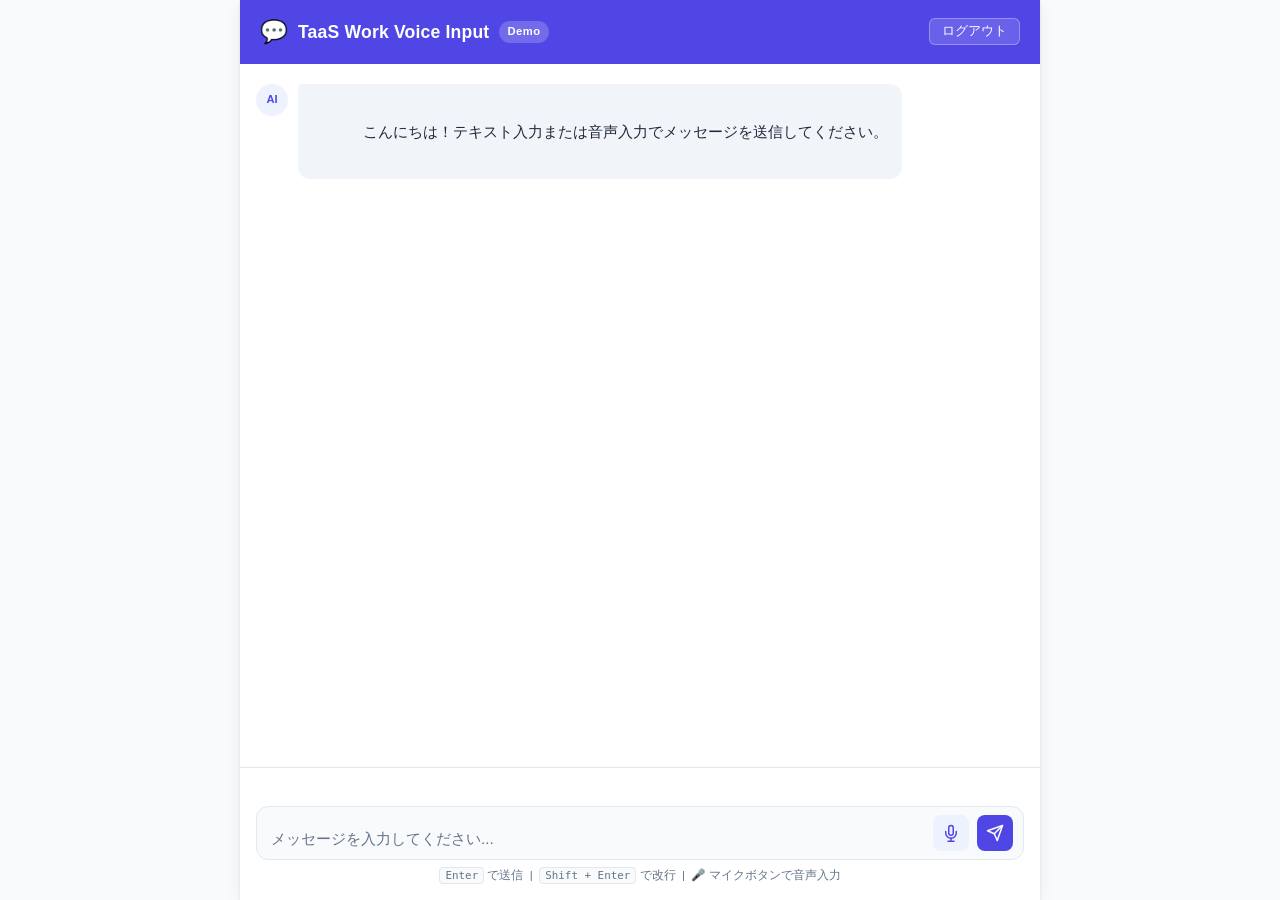
<file: index.html>
<!DOCTYPE html>
<html lang="ja">
<head>
  <meta charset="UTF-8" />
  <meta name="viewport" content="width=device-width, initial-scale=1.0" />
  <title>TaaS Work Voice Input Demo</title>
  <link rel="stylesheet" href="style.css" />
</head>
<body>
  <div class="app-container">
    <header class="app-header">
      <div class="header-inner">
        <span class="logo-icon">💬</span>
        <h1>TaaS Work Voice Input</h1>
        <span class="beta-badge">Demo</span>
        <div class="header-user">
          <span class="user-name" id="userName"></span>
          <button class="logout-btn" id="logoutBtn" title="ログアウト">ログアウト</button>
        </div>
      </div>
    </header>

    <main class="chat-area" id="chatArea">
      <div class="message-list" id="messageList">
        <div class="message assistant">
          <div class="avatar">AI</div>
          <div class="bubble">
            こんにちは！テキスト入力または音声入力でメッセージを送信してください。
          </div>
        </div>
      </div>
    </main>

    <footer class="input-area">
      <div class="input-wrapper">
        <!-- 音声認識ステータス -->
        <div class="voice-status" id="voiceStatus" aria-live="polite"></div>

        <div class="input-row">
          <textarea
            id="messageInput"
            class="message-input"
            placeholder="メッセージを入力してください..."
            rows="1"
            aria-label="メッセージ入力"
          ></textarea>

          <!-- 音声入力ボタン -->
          <button
            id="voiceBtn"
            class="icon-btn voice-btn"
            title="音声入力"
            aria-label="音声入力開始"
          >
            <svg xmlns="http://www.w3.org/2000/svg" viewBox="0 0 24 24" fill="none" stroke="currentColor" stroke-width="2" stroke-linecap="round" stroke-linejoin="round">
              <path d="M12 2a3 3 0 0 0-3 3v7a3 3 0 0 0 6 0V5a3 3 0 0 0-3-3z"/>
              <path d="M19 10v2a7 7 0 0 1-14 0v-2"/>
              <line x1="12" y1="19" x2="12" y2="23"/>
              <line x1="8" y1="23" x2="16" y2="23"/>
            </svg>
          </button>

          <!-- 送信ボタン -->
          <button
            id="sendBtn"
            class="icon-btn send-btn"
            title="送信"
            aria-label="メッセージ送信"
          >
            <svg xmlns="http://www.w3.org/2000/svg" viewBox="0 0 24 24" fill="none" stroke="currentColor" stroke-width="2" stroke-linecap="round" stroke-linejoin="round">
              <line x1="22" y1="2" x2="11" y2="13"/>
              <polygon points="22 2 15 22 11 13 2 9 22 2"/>
            </svg>
          </button>
        </div>

        <p class="input-hint">
          <kbd>Enter</kbd> で送信 &nbsp;|&nbsp; <kbd>Shift + Enter</kbd> で改行 &nbsp;|&nbsp;
          🎤 マイクボタンで音声入力
        </p>
      </div>
    </footer>
  </div>

  <script src="app.js"></script>
</body>
</html>
</file>
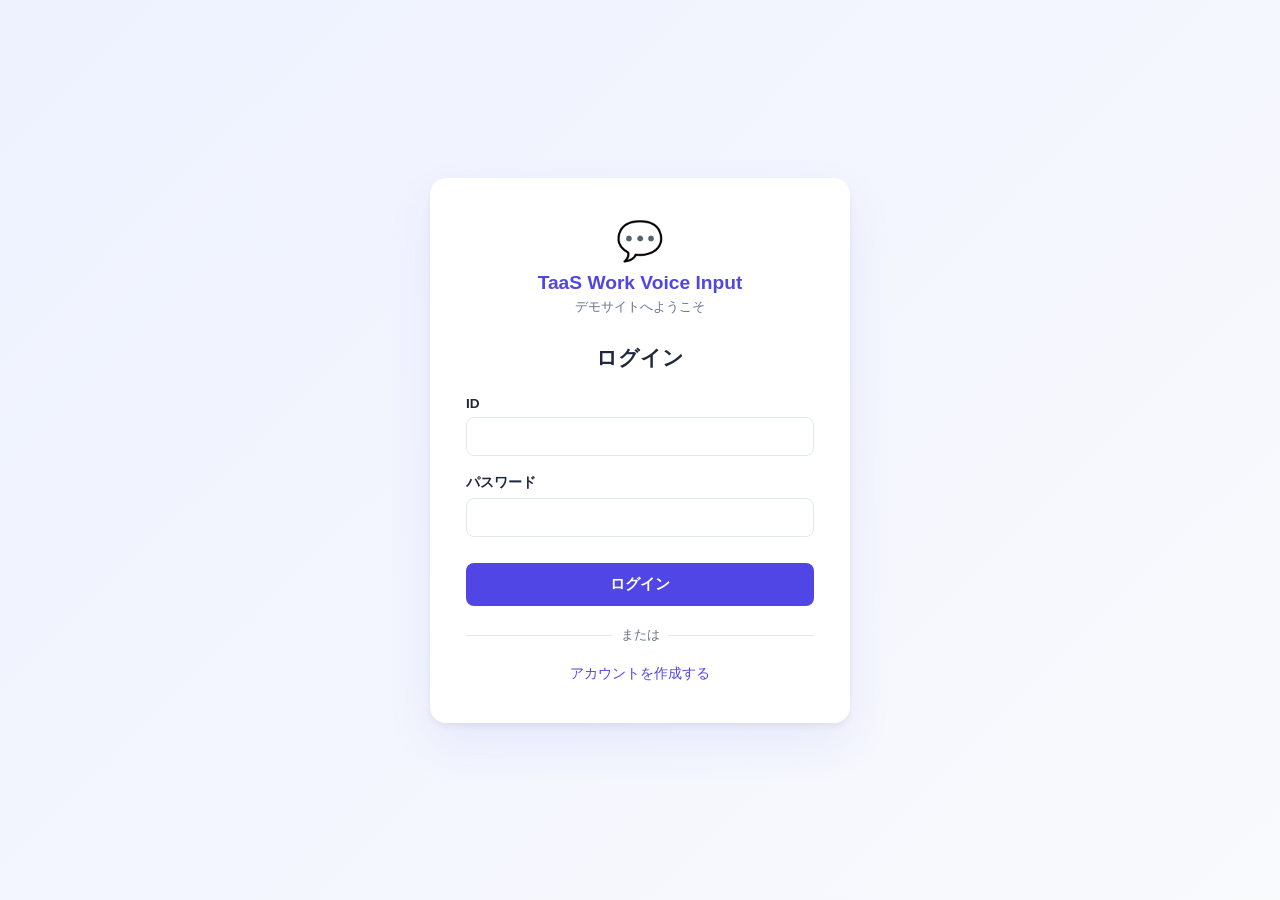
<file: login.html>
<!DOCTYPE html>
<html lang="ja">
<head>
  <meta charset="UTF-8" />
  <meta name="viewport" content="width=device-width, initial-scale=1.0" />
  <title>ログイン | TaaS Work Voice Input</title>
  <style>
    *, *::before, *::after { box-sizing: border-box; margin: 0; padding: 0; }

    :root {
      --primary: #4f46e5;
      --primary-hover: #4338ca;
      --primary-light: #eef2ff;
      --border: #e2e8f0;
      --text: #1e293b;
      --text-muted: #64748b;
      --danger: #ef4444;
      --danger-bg: #fef2f2;
      --success: #10b981;
      --success-bg: #f0fdf4;
    }

    body {
      min-height: 100dvh;
      display: flex;
      align-items: center;
      justify-content: center;
      background: linear-gradient(135deg, #eef2ff 0%, #f8fafc 100%);
      font-family: 'Segoe UI', 'Hiragino Sans', 'Meiryo', sans-serif;
      color: var(--text);
      padding: 20px;
    }

    .card {
      width: 100%;
      max-width: 420px;
      background: #fff;
      border-radius: 16px;
      box-shadow: 0 4px 6px rgba(0,0,0,.05), 0 20px 48px rgba(79,70,229,.08);
      padding: 40px 36px;
    }

    .logo {
      text-align: center;
      margin-bottom: 28px;
    }

    .logo-icon {
      font-size: 2.4rem;
      display: block;
      margin-bottom: 8px;
    }

    .logo h1 {
      font-size: 1.2rem;
      font-weight: 700;
      color: var(--primary);
    }

    .logo p {
      font-size: 0.82rem;
      color: var(--text-muted);
      margin-top: 4px;
    }

    h2 {
      font-size: 1.3rem;
      font-weight: 700;
      margin-bottom: 24px;
      text-align: center;
    }

    .form-group {
      margin-bottom: 18px;
    }

    label {
      display: block;
      font-size: 0.85rem;
      font-weight: 600;
      margin-bottom: 6px;
      color: var(--text);
    }

    input {
      width: 100%;
      padding: 10px 14px;
      border: 1.5px solid var(--border);
      border-radius: 8px;
      font-size: 0.95rem;
      font-family: inherit;
      color: var(--text);
      outline: none;
      transition: border-color 0.15s;
      background: #fff;
    }

    input:focus {
      border-color: var(--primary);
      box-shadow: 0 0 0 3px rgba(79,70,229,.1);
    }

    .btn-primary {
      width: 100%;
      padding: 11px;
      background: var(--primary);
      color: #fff;
      border: none;
      border-radius: 8px;
      font-size: 0.95rem;
      font-weight: 600;
      font-family: inherit;
      cursor: pointer;
      margin-top: 8px;
      transition: background 0.15s, transform 0.1s;
    }

    .btn-primary:hover { background: var(--primary-hover); }
    .btn-primary:active { transform: scale(0.98); }
    .btn-primary:disabled { background: #a5b4fc; cursor: not-allowed; }

    .alert {
      padding: 10px 14px;
      border-radius: 8px;
      font-size: 0.875rem;
      margin-bottom: 16px;
      display: none;
    }

    .alert.error { background: var(--danger-bg); color: var(--danger); display: block; }
    .alert.success { background: var(--success-bg); color: var(--success); display: block; }

    .divider {
      text-align: center;
      color: var(--text-muted);
      font-size: 0.82rem;
      margin: 20px 0;
      position: relative;
    }

    .divider::before, .divider::after {
      content: '';
      position: absolute;
      top: 50%;
      width: 42%;
      height: 1px;
      background: var(--border);
    }

    .divider::before { left: 0; }
    .divider::after { right: 0; }

    .link-btn {
      display: block;
      text-align: center;
      color: var(--primary);
      font-size: 0.88rem;
      font-weight: 500;
      text-decoration: none;
    }

    .link-btn:hover { text-decoration: underline; }
  </style>
</head>
<body>
  <div class="card">
    <div class="logo">
      <span class="logo-icon">💬</span>
      <h1>TaaS Work Voice Input</h1>
      <p>デモサイトへようこそ</p>
    </div>

    <h2>ログイン</h2>

    <div class="alert" id="alertBox"></div>

    <form id="loginForm" novalidate>
      <div class="form-group">
        <label for="email">ID</label>
        <input
          type="text"
          id="email"
          name="email"
          autocomplete="username"
          required
        />
      </div>

      <div class="form-group">
        <label for="password">パスワード</label>
        <input
          type="password"
          id="password"
          name="password"
          autocomplete="current-password"
          required
        />
      </div>

      <button type="submit" class="btn-primary" id="submitBtn">ログイン</button>
    </form>

    <div class="divider">または</div>
    <a href="/register.html" class="link-btn">アカウントを作成する</a>
  </div>

  <script>
    const form = document.getElementById('loginForm');
    const alertBox = document.getElementById('alertBox');
    const submitBtn = document.getElementById('submitBtn');

    function showAlert(msg, type) {
      alertBox.textContent = msg;
      alertBox.className = `alert ${type}`;
    }

    form.addEventListener('submit', async (e) => {
      e.preventDefault();
      alertBox.className = 'alert';
      submitBtn.disabled = true;
      submitBtn.textContent = 'ログイン中...';

      const email = document.getElementById('email').value.trim();
      const password = document.getElementById('password').value;

      try {
        const res = await fetch('/api/login', {
          method: 'POST',
          headers: { 'Content-Type': 'application/json' },
          body: JSON.stringify({ email, password }),
        });

        const data = await res.json();

        if (res.ok) {
          window.location.href = '/';
        } else {
          showAlert(data.error || 'ログインに失敗しました', 'error');
        }
      } catch {
        showAlert('サーバーに接続できませんでした', 'error');
      } finally {
        submitBtn.disabled = false;
        submitBtn.textContent = 'ログイン';
      }
    });
  </script>
</body>
</html>
</file>
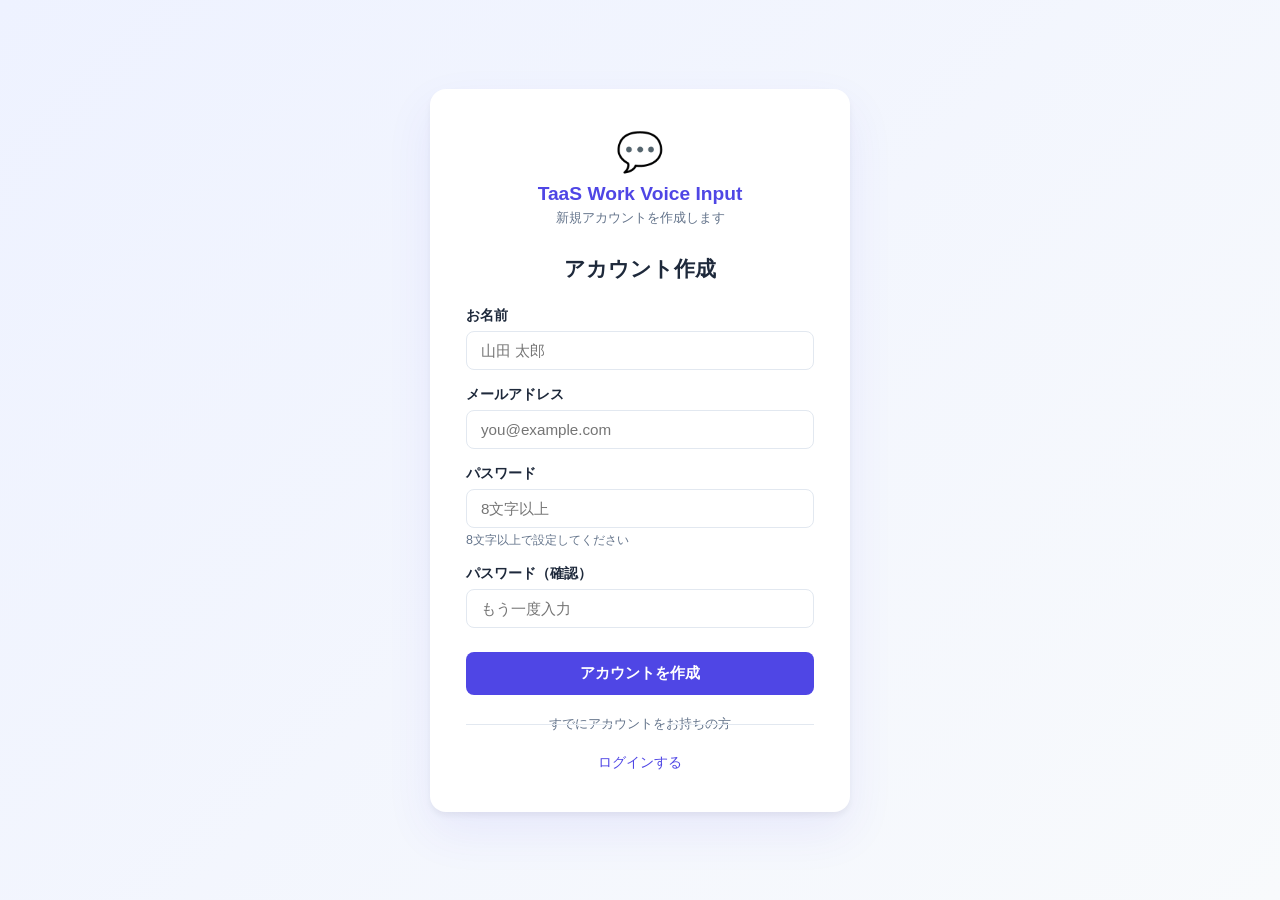
<file: register.html>
<!DOCTYPE html>
<html lang="ja">
<head>
  <meta charset="UTF-8" />
  <meta name="viewport" content="width=device-width, initial-scale=1.0" />
  <title>アカウント作成 | TaaS Work Voice Input</title>
  <style>
    *, *::before, *::after { box-sizing: border-box; margin: 0; padding: 0; }

    :root {
      --primary: #4f46e5;
      --primary-hover: #4338ca;
      --border: #e2e8f0;
      --text: #1e293b;
      --text-muted: #64748b;
      --danger: #ef4444;
      --danger-bg: #fef2f2;
      --success: #10b981;
      --success-bg: #f0fdf4;
    }

    body {
      min-height: 100dvh;
      display: flex;
      align-items: center;
      justify-content: center;
      background: linear-gradient(135deg, #eef2ff 0%, #f8fafc 100%);
      font-family: 'Segoe UI', 'Hiragino Sans', 'Meiryo', sans-serif;
      color: var(--text);
      padding: 20px;
    }

    .card {
      width: 100%;
      max-width: 420px;
      background: #fff;
      border-radius: 16px;
      box-shadow: 0 4px 6px rgba(0,0,0,.05), 0 20px 48px rgba(79,70,229,.08);
      padding: 40px 36px;
    }

    .logo {
      text-align: center;
      margin-bottom: 28px;
    }

    .logo-icon { font-size: 2.4rem; display: block; margin-bottom: 8px; }
    .logo h1 { font-size: 1.2rem; font-weight: 700; color: var(--primary); }
    .logo p { font-size: 0.82rem; color: var(--text-muted); margin-top: 4px; }

    h2 { font-size: 1.3rem; font-weight: 700; margin-bottom: 24px; text-align: center; }

    .form-group { margin-bottom: 16px; }

    label {
      display: block;
      font-size: 0.85rem;
      font-weight: 600;
      margin-bottom: 6px;
    }

    input {
      width: 100%;
      padding: 10px 14px;
      border: 1.5px solid var(--border);
      border-radius: 8px;
      font-size: 0.95rem;
      font-family: inherit;
      color: var(--text);
      outline: none;
      transition: border-color 0.15s;
    }

    input:focus {
      border-color: var(--primary);
      box-shadow: 0 0 0 3px rgba(79,70,229,.1);
    }

    input.invalid { border-color: var(--danger); }

    .field-error {
      font-size: 0.78rem;
      color: var(--danger);
      margin-top: 4px;
      display: none;
    }

    .field-error.show { display: block; }

    .password-hint {
      font-size: 0.78rem;
      color: var(--text-muted);
      margin-top: 4px;
    }

    .btn-primary {
      width: 100%;
      padding: 11px;
      background: var(--primary);
      color: #fff;
      border: none;
      border-radius: 8px;
      font-size: 0.95rem;
      font-weight: 600;
      font-family: inherit;
      cursor: pointer;
      margin-top: 8px;
      transition: background 0.15s, transform 0.1s;
    }

    .btn-primary:hover { background: var(--primary-hover); }
    .btn-primary:active { transform: scale(0.98); }
    .btn-primary:disabled { background: #a5b4fc; cursor: not-allowed; }

    .alert {
      padding: 10px 14px;
      border-radius: 8px;
      font-size: 0.875rem;
      margin-bottom: 16px;
      display: none;
    }

    .alert.error { background: var(--danger-bg); color: var(--danger); display: block; }
    .alert.success { background: var(--success-bg); color: var(--success); display: block; }

    .divider {
      text-align: center;
      color: var(--text-muted);
      font-size: 0.82rem;
      margin: 20px 0;
      position: relative;
    }

    .divider::before, .divider::after {
      content: '';
      position: absolute;
      top: 50%;
      width: 42%;
      height: 1px;
      background: var(--border);
    }

    .divider::before { left: 0; }
    .divider::after { right: 0; }

    .link-btn {
      display: block;
      text-align: center;
      color: var(--primary);
      font-size: 0.88rem;
      font-weight: 500;
      text-decoration: none;
    }

    .link-btn:hover { text-decoration: underline; }
  </style>
</head>
<body>
  <div class="card">
    <div class="logo">
      <span class="logo-icon">💬</span>
      <h1>TaaS Work Voice Input</h1>
      <p>新規アカウントを作成します</p>
    </div>

    <h2>アカウント作成</h2>

    <div class="alert" id="alertBox"></div>

    <form id="registerForm" novalidate>
      <div class="form-group">
        <label for="name">お名前</label>
        <input type="text" id="name" placeholder="山田 太郎" autocomplete="name" required />
        <p class="field-error" id="nameError">お名前を入力してください</p>
      </div>

      <div class="form-group">
        <label for="email">メールアドレス</label>
        <input type="email" id="email" placeholder="you@example.com" autocomplete="email" required />
        <p class="field-error" id="emailError">有効なメールアドレスを入力してください</p>
      </div>

      <div class="form-group">
        <label for="password">パスワード</label>
        <input type="password" id="password" placeholder="8文字以上" autocomplete="new-password" required />
        <p class="password-hint">8文字以上で設定してください</p>
        <p class="field-error" id="passwordError">パスワードは8文字以上にしてください</p>
      </div>

      <div class="form-group">
        <label for="passwordConfirm">パスワード（確認）</label>
        <input type="password" id="passwordConfirm" placeholder="もう一度入力" autocomplete="new-password" required />
        <p class="field-error" id="confirmError">パスワードが一致しません</p>
      </div>

      <button type="submit" class="btn-primary" id="submitBtn">アカウントを作成</button>
    </form>

    <div class="divider">すでにアカウントをお持ちの方</div>
    <a href="/login.html" class="link-btn">ログインする</a>
  </div>

  <script>
    const form = document.getElementById('registerForm');
    const alertBox = document.getElementById('alertBox');
    const submitBtn = document.getElementById('submitBtn');

    function showAlert(msg, type) {
      alertBox.textContent = msg;
      alertBox.className = `alert ${type}`;
    }

    function clearAlert() {
      alertBox.className = 'alert';
    }

    function setFieldError(field, errorEl, show) {
      field.classList.toggle('invalid', show);
      errorEl.classList.toggle('show', show);
    }

    form.addEventListener('submit', async (e) => {
      e.preventDefault();
      clearAlert();

      const name     = document.getElementById('name').value.trim();
      const email    = document.getElementById('email').value.trim();
      const password = document.getElementById('password').value;
      const confirm  = document.getElementById('passwordConfirm').value;

      let valid = true;

      setFieldError(
        document.getElementById('name'),
        document.getElementById('nameError'),
        !name
      );
      if (!name) valid = false;

      const emailOk = /^[^\s@]+@[^\s@]+\.[^\s@]+$/.test(email);
      setFieldError(
        document.getElementById('email'),
        document.getElementById('emailError'),
        !emailOk
      );
      if (!emailOk) valid = false;

      setFieldError(
        document.getElementById('password'),
        document.getElementById('passwordError'),
        password.length < 8
      );
      if (password.length < 8) valid = false;

      setFieldError(
        document.getElementById('passwordConfirm'),
        document.getElementById('confirmError'),
        password !== confirm
      );
      if (password !== confirm) valid = false;

      if (!valid) return;

      submitBtn.disabled = true;
      submitBtn.textContent = '作成中...';

      try {
        const res = await fetch('/api/register', {
          method: 'POST',
          headers: { 'Content-Type': 'application/json' },
          body: JSON.stringify({ name, email, password }),
        });

        const data = await res.json();

        if (res.ok) {
          showAlert('アカウントを作成しました。ログイン画面に移動します...', 'success');
          setTimeout(() => { window.location.href = '/login.html'; }, 1500);
        } else {
          showAlert(data.error || '登録に失敗しました', 'error');
        }
      } catch {
        showAlert('サーバーに接続できませんでした', 'error');
      } finally {
        submitBtn.disabled = false;
        submitBtn.textContent = 'アカウントを作成';
      }
    });
  </script>
</body>
</html>
</file>
<file: style.css>
/* ===== Reset & Base ===== */
*, *::before, *::after {
  box-sizing: border-box;
  margin: 0;
  padding: 0;
}

:root {
  --primary: #4f46e5;
  --primary-hover: #4338ca;
  --primary-light: #eef2ff;
  --surface: #ffffff;
  --surface-2: #f8fafc;
  --border: #e2e8f0;
  --text: #1e293b;
  --text-muted: #64748b;
  --user-bubble: #4f46e5;
  --user-bubble-text: #ffffff;
  --ai-bubble: #f1f5f9;
  --ai-bubble-text: #1e293b;
  --danger: #ef4444;
  --recording: #ef4444;
  --radius: 12px;
  --radius-sm: 8px;
  --shadow: 0 1px 3px rgba(0,0,0,.08), 0 4px 16px rgba(0,0,0,.06);
}

html, body {
  height: 100%;
  font-family: 'Segoe UI', 'Hiragino Sans', 'Meiryo', sans-serif;
  background: var(--surface-2);
  color: var(--text);
  line-height: 1.6;
}

/* ===== Layout ===== */
.app-container {
  display: flex;
  flex-direction: column;
  height: 100dvh;
  max-width: 800px;
  margin: 0 auto;
  background: var(--surface);
  box-shadow: var(--shadow);
}

/* ===== Header ===== */
.app-header {
  flex-shrink: 0;
  background: var(--primary);
  color: #fff;
  padding: 14px 20px;
}

.header-inner {
  display: flex;
  align-items: center;
  gap: 10px;
}

.logo-icon {
  font-size: 1.4rem;
}

.app-header h1 {
  font-size: 1.1rem;
  font-weight: 600;
  letter-spacing: 0.01em;
}

.beta-badge {
  background: rgba(255,255,255,0.2);
  font-size: 0.7rem;
  font-weight: 600;
  padding: 2px 8px;
  border-radius: 99px;
  letter-spacing: 0.05em;
}

.header-user {
  margin-left: auto;
  display: flex;
  align-items: center;
  gap: 10px;
}

.user-name {
  font-size: 0.82rem;
  opacity: 0.85;
}

.logout-btn {
  background: rgba(255,255,255,0.15);
  color: #fff;
  border: 1px solid rgba(255,255,255,0.3);
  border-radius: 6px;
  padding: 4px 12px;
  font-size: 0.8rem;
  font-family: inherit;
  cursor: pointer;
  transition: background 0.15s;
}

.logout-btn:hover {
  background: rgba(255,255,255,0.25);
}

/* ===== Chat Area ===== */
.chat-area {
  flex: 1;
  overflow-y: auto;
  padding: 20px 16px;
  scroll-behavior: smooth;
}

.message-list {
  display: flex;
  flex-direction: column;
  gap: 16px;
}

/* ===== Message Bubbles ===== */
.message {
  display: flex;
  gap: 10px;
  max-width: 85%;
}

.message.user {
  flex-direction: row-reverse;
  margin-left: auto;
}

.avatar {
  flex-shrink: 0;
  width: 32px;
  height: 32px;
  border-radius: 50%;
  background: var(--primary-light);
  color: var(--primary);
  font-size: 0.7rem;
  font-weight: 700;
  display: flex;
  align-items: center;
  justify-content: center;
}

.message.user .avatar {
  background: var(--primary);
  color: #fff;
}

.bubble {
  padding: 10px 14px;
  border-radius: var(--radius);
  font-size: 0.95rem;
  line-height: 1.65;
  white-space: pre-wrap;
  word-break: break-word;
}

.message.assistant .bubble {
  background: var(--ai-bubble);
  color: var(--ai-bubble-text);
  border-top-left-radius: 4px;
}

.message.user .bubble {
  background: var(--user-bubble);
  color: var(--user-bubble-text);
  border-top-right-radius: 4px;
}

/* typing indicator */
.typing-indicator {
  display: flex;
  align-items: center;
  gap: 4px;
  padding: 10px 14px;
}

.typing-indicator span {
  width: 8px;
  height: 8px;
  background: var(--text-muted);
  border-radius: 50%;
  animation: bounce 1.2s infinite ease-in-out;
}

.typing-indicator span:nth-child(2) { animation-delay: 0.2s; }
.typing-indicator span:nth-child(3) { animation-delay: 0.4s; }

@keyframes bounce {
  0%, 60%, 100% { transform: translateY(0); }
  30% { transform: translateY(-6px); }
}

/* ===== Input Area ===== */
.input-area {
  flex-shrink: 0;
  border-top: 1px solid var(--border);
  padding: 12px 16px 16px;
  background: var(--surface);
}

.input-wrapper {
  display: flex;
  flex-direction: column;
  gap: 6px;
}

.voice-status {
  min-height: 20px;
  font-size: 0.8rem;
  color: var(--recording);
  font-weight: 500;
  display: flex;
  align-items: center;
  gap: 6px;
}

.voice-status.active::before {
  content: '';
  display: inline-block;
  width: 8px;
  height: 8px;
  background: var(--recording);
  border-radius: 50%;
  animation: pulse 1s infinite;
}

@keyframes pulse {
  0%, 100% { opacity: 1; }
  50% { opacity: 0.3; }
}

.input-row {
  display: flex;
  align-items: flex-end;
  gap: 8px;
  background: var(--surface-2);
  border: 1.5px solid var(--border);
  border-radius: var(--radius);
  padding: 8px 10px 8px 14px;
  transition: border-color 0.15s;
}

.input-row:focus-within {
  border-color: var(--primary);
}

.message-input {
  flex: 1;
  border: none;
  background: transparent;
  resize: none;
  font-family: inherit;
  font-size: 0.95rem;
  color: var(--text);
  outline: none;
  max-height: 140px;
  overflow-y: auto;
  line-height: 1.5;
}

.message-input::placeholder {
  color: var(--text-muted);
}

.icon-btn {
  flex-shrink: 0;
  width: 36px;
  height: 36px;
  border: none;
  border-radius: var(--radius-sm);
  cursor: pointer;
  display: flex;
  align-items: center;
  justify-content: center;
  transition: background 0.15s, color 0.15s, transform 0.1s;
}

.icon-btn svg {
  width: 18px;
  height: 18px;
}

.icon-btn:active {
  transform: scale(0.93);
}

.voice-btn {
  background: var(--primary-light);
  color: var(--primary);
}

.voice-btn:hover {
  background: #ddd6fe;
}

.voice-btn.recording {
  background: #fee2e2;
  color: var(--recording);
  animation: recordingPulse 1.5s infinite;
}

@keyframes recordingPulse {
  0%, 100% { box-shadow: 0 0 0 0 rgba(239,68,68,0.3); }
  50% { box-shadow: 0 0 0 6px rgba(239,68,68,0); }
}

.send-btn {
  background: var(--primary);
  color: #fff;
}

.send-btn:hover {
  background: var(--primary-hover);
}

.send-btn:disabled {
  background: var(--border);
  color: var(--text-muted);
  cursor: not-allowed;
}

.input-hint {
  font-size: 0.72rem;
  color: var(--text-muted);
  text-align: center;
}

kbd {
  font-size: 0.68rem;
  background: var(--surface-2);
  border: 1px solid var(--border);
  border-radius: 4px;
  padding: 1px 5px;
  font-family: monospace;
}

/* ===== Scrollbar ===== */
.chat-area::-webkit-scrollbar { width: 4px; }
.chat-area::-webkit-scrollbar-track { background: transparent; }
.chat-area::-webkit-scrollbar-thumb { background: var(--border); border-radius: 99px; }

/* ===== Responsive ===== */
@media (max-width: 640px) {
  .message { max-width: 95%; }
  .app-header h1 { font-size: 1rem; }
}
</file>
